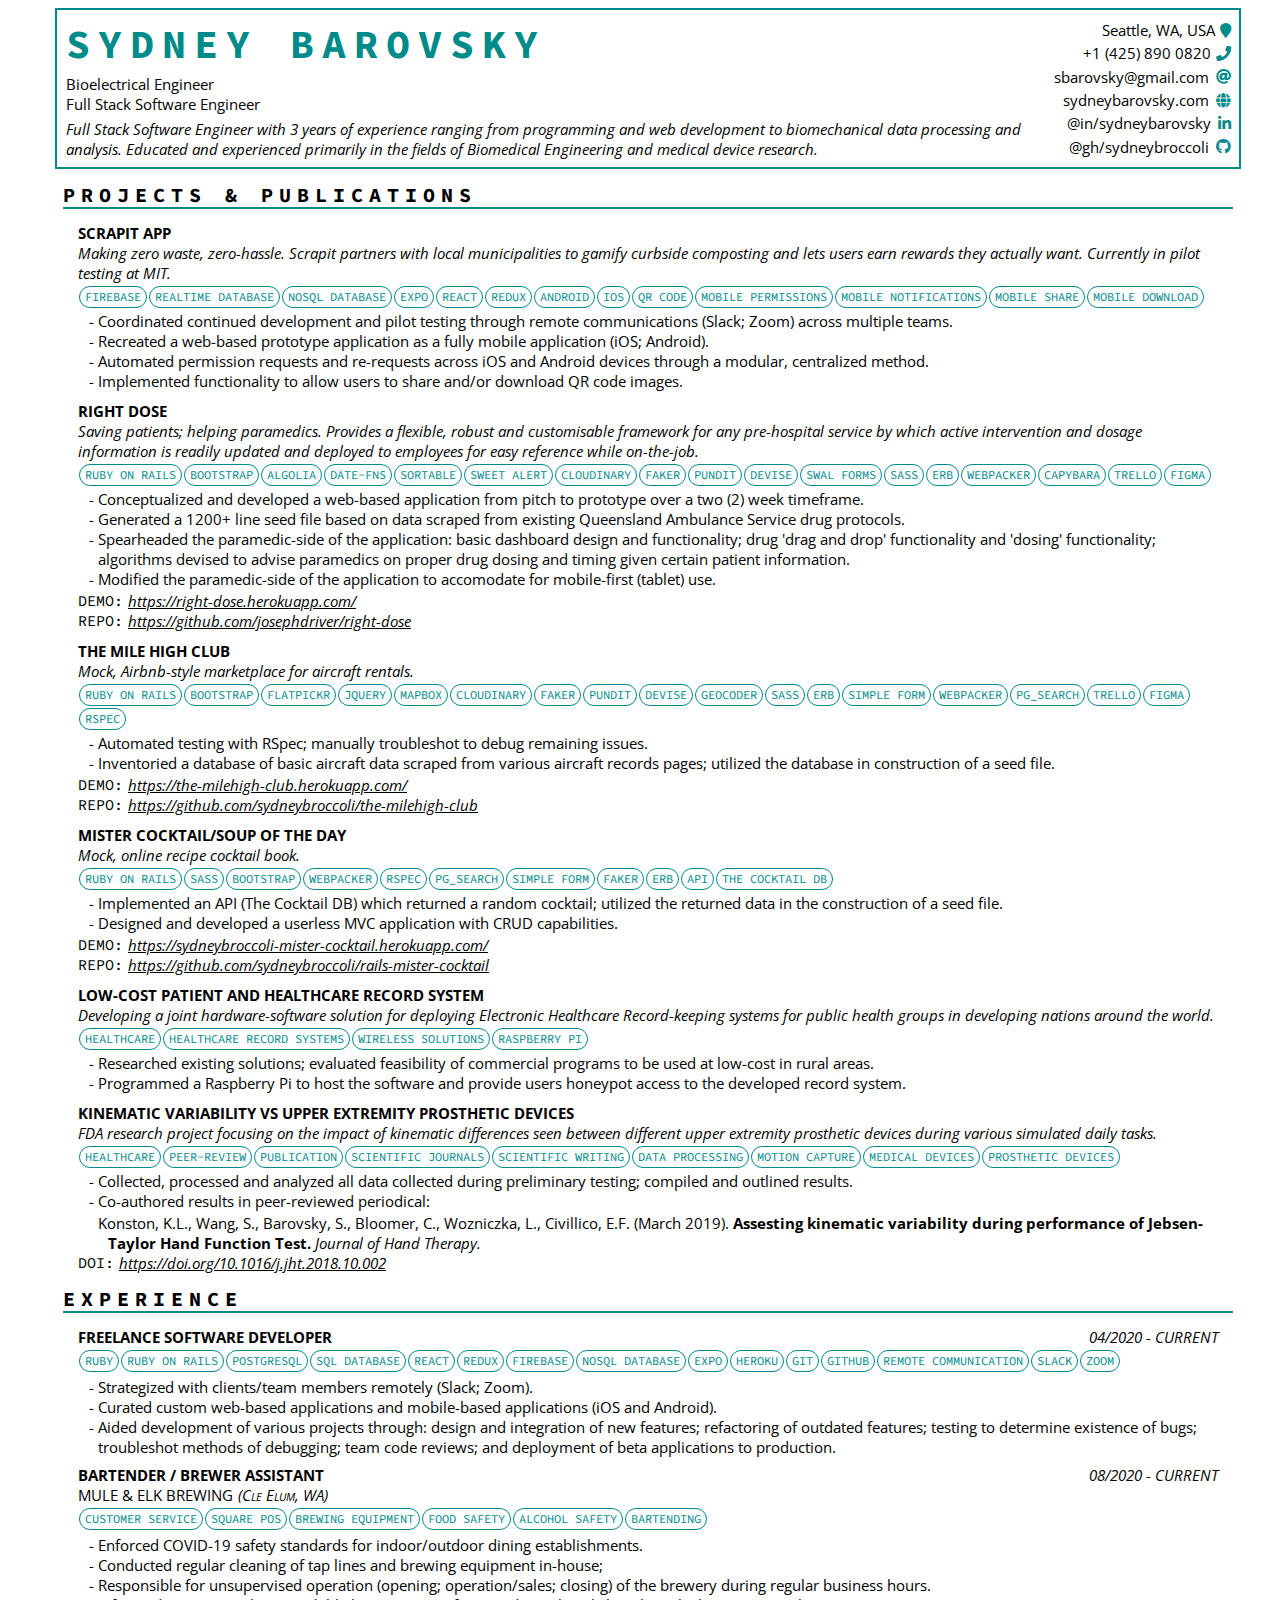
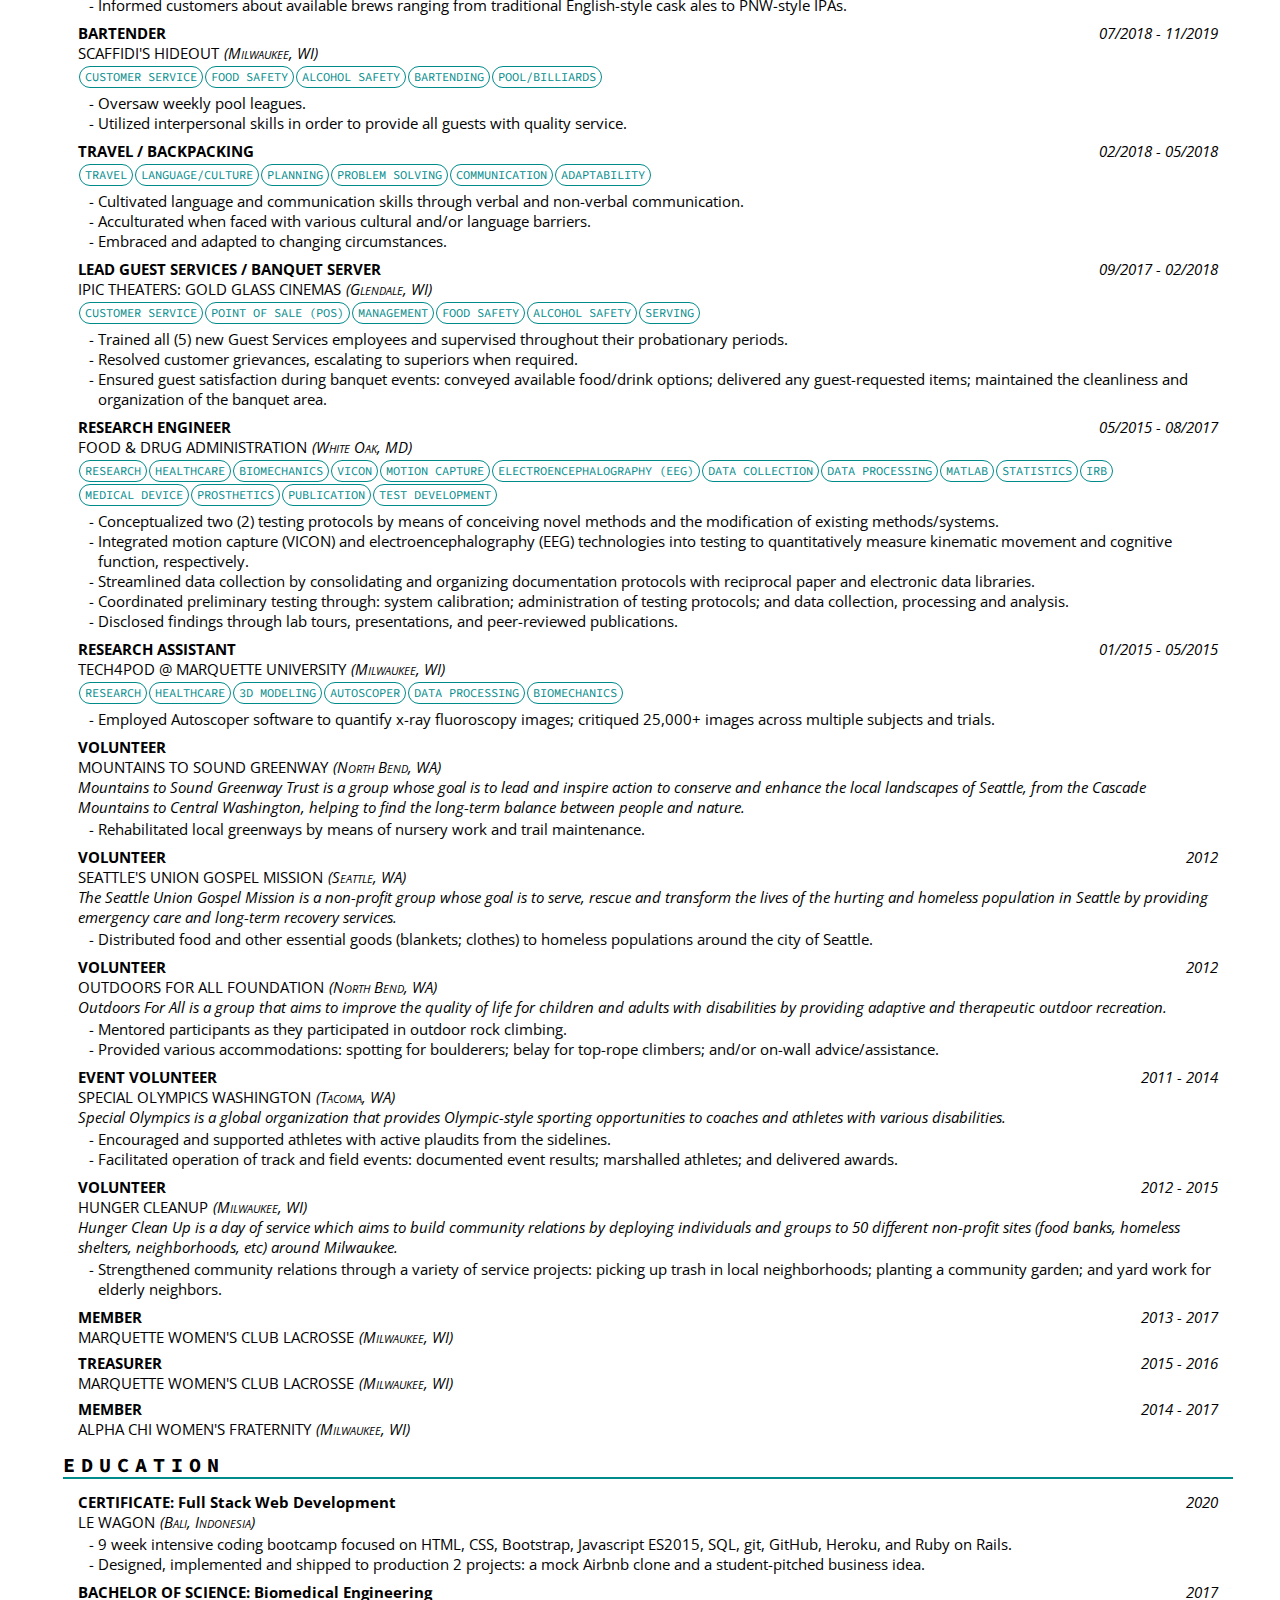
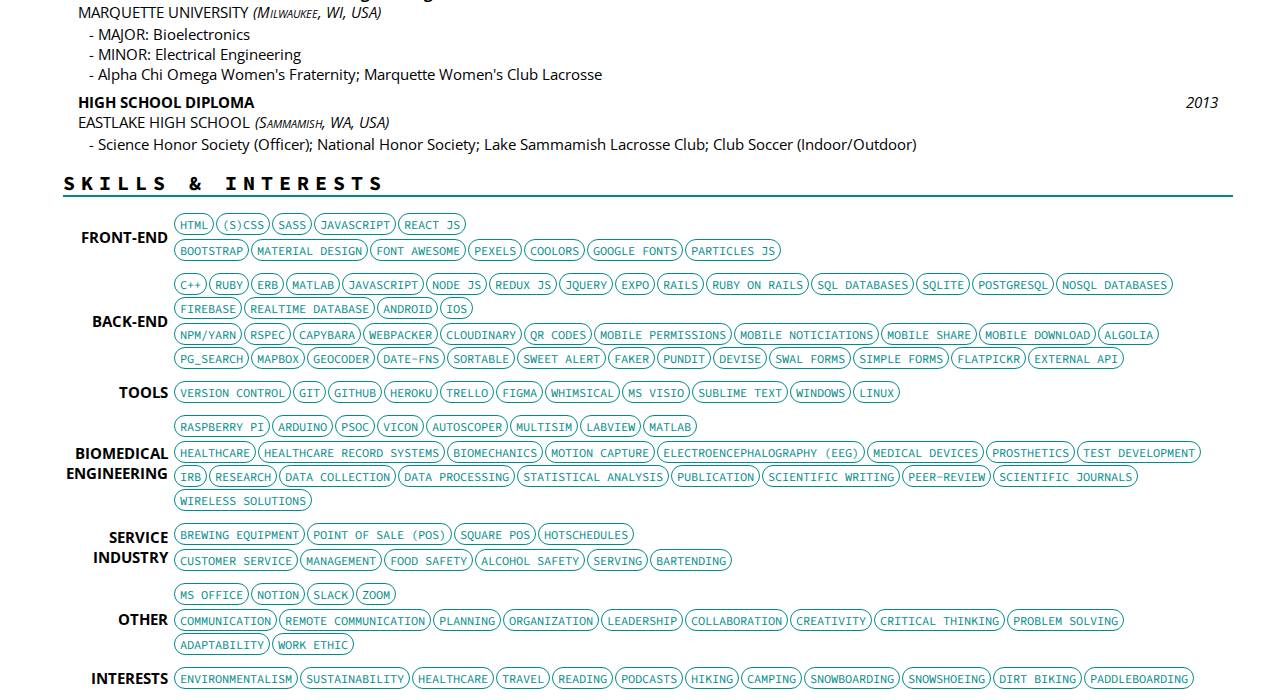
<file: index.html>
<html><head><meta charset="utf-8"/><title>SYDNEY BAROVSKY RESUME (FULL)</title><link rel="stylesheet" href="./style.css"/><link rel="stylesheet" href="https://use.fontawesome.com/releases/v5.0.10/css/all.css"/></head><body><div class="header container item" id="resume-header"><h1 class="header-item" id="header-name">SYDNEY BAROVSKY</h1><ul class="header-item" id="header-headline"><li class="">Bioelectrical Engineer</li><li class="">Full Stack Software Engineer</li></ul><p class="header-item" id="header-about">Full Stack Software Engineer with 3 years of experience ranging from programming and web development to biomechanical data processing and analysis.  Educated and experienced primarily in the fields of Biomedical Engineering and medical device research.</p><ul class="header-item" id="header-contact"><li class="contact-item" id="contact-location"><span class="contact-item-text">Seattle, WA, USA</span><span class="contact-item-icon"><i class='fas fa-map-marker'></i></span></li><li class="contact-item" id="contact-phone"><span class="contact-item-text">+1 (425) 890 0820</span><span class="contact-item-icon"><i class='fas fa-phone'></i></span></li><li class="contact-item" id="contact-email"><span class="contact-item-text"><a class="link" href="mailto:sbarovsky@gmail.com">sbarovsky@gmail.com</a></span><span class="contact-item-icon"><i class='fas fa-at'></i></span></li><li class="contact-item" id="contact-webpage"><span class="contact-item-text"><a class="link" href="https://sydneybarovsky.com">sydneybarovsky.com</a></span><span class="contact-item-icon"><i class='fas fa-globe'></i></span></li><li class="contact-item" id="contact-linkedin"><span class="contact-item-text"><a class="link" href="https://linkedin.com/in/sydneybarovsky">@in/sydneybarovsky</a></span><span class="contact-item-icon"><i class='fab fa-linkedin-in'></i></span></li><li class="contact-item" id="contact-github"><span class="contact-item-text"><a class="link" href="https://github.com/sydneybroccoli">@gh/sydneybroccoli</a></span><span class="contact-item-icon"><i class='fab fa-github'></i></span></li></ul></div><div class="content container" id="resume-content"><div class="resume-content" id="projects"><h1 class="section-header">PROJECTS & PUBLICATIONS</h1><div class="port-item project item"><p class="port-title">Scrapit App</p><p class="port-about">Making zero waste, zero-hassle.  Scrapit partners with local municipalities to gamify curbside composting and lets users earn rewards they actually want.
Currently in pilot testing at MIT.</p><ul class="port-skills bubble-list"><li class="port-skill">Firebase</li><li class="port-skill">Realtime Database</li><li class="port-skill">NoSQL Database</li><li class="port-skill">Expo</li><li class="port-skill">React</li><li class="port-skill">Redux</li><li class="port-skill">Android</li><li class="port-skill">iOS</li><li class="port-skill">QR Code</li><li class="port-skill">Mobile Permissions</li><li class="port-skill">Mobile Notifications</li><li class="port-skill">Mobile Share</li><li class="port-skill">Mobile Download</li></ul><ul class="port-duties bullet-list"><li class="port-duty">Coordinated continued development and pilot testing through remote communications (Slack; Zoom) across multiple teams.</li><li class="port-duty">Recreated a web-based prototype application as a fully mobile application (iOS; Android).</li><li class="port-duty">Automated permission requests and re-requests across iOS and Android devices through a modular, centralized method.</li><li class="port-duty">Implemented functionality to allow users to share and/or download QR code images.</li></ul></div><div class="port-item project item"><p class="port-title">Right Dose</p><p class="port-about">Saving patients; helping paramedics. Provides a flexible, robust and customisable framework for any pre-hospital service by which active intervention and dosage information is readily updated and deployed to employees for easy reference while on-the-job.</p><ul class="port-skills bubble-list"><li class="port-skill">Ruby on Rails</li><li class="port-skill">Bootstrap</li><li class="port-skill">Algolia</li><li class="port-skill">Date-FNS</li><li class="port-skill">Sortable</li><li class="port-skill">Sweet Alert</li><li class="port-skill">Cloudinary</li><li class="port-skill">Faker</li><li class="port-skill">Pundit</li><li class="port-skill">Devise</li><li class="port-skill">SWAL Forms</li><li class="port-skill">SASS</li><li class="port-skill">ERB</li><li class="port-skill">Webpacker</li><li class="port-skill">Capybara</li><li class="port-skill">Trello</li><li class="port-skill">Figma</li></ul><ul class="port-duties bullet-list"><li class="port-duty">Conceptualized and developed a web-based application from pitch to prototype over a two (2) week timeframe.</li><li class="port-duty">Generated a 1200+ line seed file based on data scraped from existing Queensland Ambulance Service drug protocols.</li><li class="port-duty">Spearheaded the paramedic-side of the application: basic dashboard design and functionality; drug 'drag and drop' functionality and 'dosing' functionality; algorithms devised to advise paramedics on proper drug dosing and timing given certain patient information.</li><li class="port-duty">Modified the paramedic-side of the application to accomodate for mobile-first (tablet) use.</li></ul><ul class="port-links proj-links"><li class="port-link"><span class="port-link-text">DEMO:</span><span class="port-link-link"><a class="link" href="https://right-dose.herokuapp.com/">https://right-dose.herokuapp.com/</a></span></li><li class="port-link"><span class="port-link-text">REPO:</span><span class="port-link-link"><a class="link" href="https://github.com/josephdriver/right-dose">https://github.com/josephdriver/right-dose</a></span></li></ul></div><div class="port-item project item"><p class="port-title">The Mile High Club</p><p class="port-about">Mock, Airbnb-style marketplace for aircraft rentals.</p><ul class="port-skills bubble-list"><li class="port-skill">Ruby on Rails</li><li class="port-skill">Bootstrap</li><li class="port-skill">Flatpickr</li><li class="port-skill">jQuery</li><li class="port-skill">Mapbox</li><li class="port-skill">Cloudinary</li><li class="port-skill">Faker</li><li class="port-skill">Pundit</li><li class="port-skill">Devise</li><li class="port-skill">Geocoder</li><li class="port-skill">SASS</li><li class="port-skill">ERB</li><li class="port-skill">Simple Form</li><li class="port-skill">Webpacker</li><li class="port-skill">PG_Search</li><li class="port-skill">Trello</li><li class="port-skill">Figma</li><li class="port-skill">RSpec</li></ul><ul class="port-duties bullet-list"><li class="port-duty">Automated testing with RSpec; manually troubleshot to debug remaining issues.</li><li class="port-duty">Inventoried a database of basic aircraft data scraped from various aircraft records pages; utilized the database in construction of a seed file.</li></ul><ul class="port-links proj-links"><li class="port-link"><span class="port-link-text">DEMO:</span><span class="port-link-link"><a class="link" href="https://the-milehigh-club.herokuapp.com/">https://the-milehigh-club.herokuapp.com/</a></span></li><li class="port-link"><span class="port-link-text">REPO:</span><span class="port-link-link"><a class="link" href="https://github.com/sydneybroccoli/the-milehigh-club">https://github.com/sydneybroccoli/the-milehigh-club</a></span></li></ul></div><div class="port-item project item"><p class="port-title">Mister Cocktail/Soup of the Day</p><p class="port-about">Mock, online recipe cocktail book.</p><ul class="port-skills bubble-list"><li class="port-skill">Ruby on Rails</li><li class="port-skill">SASS</li><li class="port-skill">Bootstrap</li><li class="port-skill">Webpacker</li><li class="port-skill">RSpec</li><li class="port-skill">PG_Search</li><li class="port-skill">Simple Form</li><li class="port-skill">Faker</li><li class="port-skill">ERB</li><li class="port-skill">API</li><li class="port-skill">The Cocktail DB</li></ul><ul class="port-duties bullet-list"><li class="port-duty">Implemented an API (The Cocktail DB) which returned a random cocktail; utilized the returned data in the construction of a seed file.</li><li class="port-duty">Designed and developed a userless MVC application with CRUD capabilities.</li></ul><ul class="port-links proj-links"><li class="port-link"><span class="port-link-text">DEMO:</span><span class="port-link-link"><a class="link" href="https://sydneybroccoli-mister-cocktail.herokuapp.com/">https://sydneybroccoli-mister-cocktail.herokuapp.com/</a></span></li><li class="port-link"><span class="port-link-text">REPO:</span><span class="port-link-link"><a class="link" href="https://github.com/sydneybroccoli/rails-mister-cocktail">https://github.com/sydneybroccoli/rails-mister-cocktail</a></span></li></ul></div><div class="port-item project item"><p class="port-title">Low-Cost Patient and Healthcare Record System</p><p class="port-about">Developing a joint hardware-software solution for deploying Electronic Healthcare Record-keeping systems for public health groups in developing nations around the world.</p><ul class="port-skills bubble-list"><li class="port-skill">Healthcare</li><li class="port-skill">Healthcare Record Systems</li><li class="port-skill">Wireless Solutions</li><li class="port-skill">Raspberry Pi</li></ul><ul class="port-duties bullet-list"><li class="port-duty">Researched existing solutions; evaluated feasibility of commercial programs to be used at low-cost in rural areas.</li><li class="port-duty">Programmed a Raspberry Pi to host the software and provide users honeypot access to the developed record system.</li></ul></div><div class="port-item pub-item publication item"><p class="port-title">Kinematic Variability vs Upper Extremity Prosthetic Devices</p><p class="port-about">FDA research project focusing on the impact of kinematic differences seen between different upper extremity prosthetic devices during various simulated daily tasks.</p><ul class="port-skills bubble-list"><li class="port-skill">Healthcare</li><li class="port-skill">Peer-Review</li><li class="port-skill">Publication</li><li class="port-skill">Scientific Journals</li><li class="port-skill">Scientific Writing</li><li class="port-skill">Data Processing</li><li class="port-skill">Motion Capture</li><li class="port-skill">Medical Devices</li><li class="port-skill">Prosthetic Devices</li></ul><ul class="port-duties bullet-list"><li class="port-duty">Collected, processed and analyzed all data collected during preliminary testing; compiled and outlined results.</li><li class="port-duty">Co-authored results in peer-reviewed periodical:</li></ul><div class="port-citation"><span class="citation-authors">Konston, K.L., Wang, S., Barovsky, S., Bloomer, C., Wozniczka, L., Civillico, E.F. </span><span class="citation-date">(March 2019). </span><span class="citation-title">Assesting kinematic variability during performance of Jebsen-Taylor Hand Function Test. </span><span class="citation-publisher">Journal of Hand Therapy.</span></div><div class="port-link"><ul class="port-links"><li class="port-link"><span class="port-link-text">DOI:</span><span class="port-link-link"><a class="link" href="https://doi.org/10.1016/j.jht.2018.10.002">https://doi.org/10.1016/j.jht.2018.10.002</a></span></li></ul></div></div></div><div class="resume-content" id="experience"><h1 class="section-header">EXPERIENCE</h1><div class="exp-item professional item"><p class="exp-title">Freelance Software Developer</p><p class="exp-date_range">04/2020 - CURRENT</p><ul class="exp-skills bubble-list"><li class="exp-skill">Ruby</li><li class="exp-skill">Ruby on Rails</li><li class="exp-skill">PostgreSQL</li><li class="exp-skill">SQL Database</li><li class="exp-skill">React</li><li class="exp-skill">Redux</li><li class="exp-skill">Firebase</li><li class="exp-skill">NoSQL Database</li><li class="exp-skill">Expo</li><li class="exp-skill">Heroku</li><li class="exp-skill">git</li><li class="exp-skill">GitHub</li><li class="exp-skill">Remote Communication</li><li class="exp-skill">Slack</li><li class="exp-skill">Zoom</li></ul><ul class="exp-duties bullet-list"><li class="exp-duty">Strategized with clients/team members remotely (Slack; Zoom).</li><li class="exp-duty">Curated custom web-based applications and mobile-based applications (iOS and Android).</li><li class="exp-duty">Aided development of various projects through: design and integration of new features; refactoring of outdated features; testing to determine existence of bugs; troubleshot methods of debugging; team code reviews; and deployment of beta applications to production.</li></ul></div><div class="exp-item professional item"><p class="exp-title">Bartender / Brewer Assistant</p><p class="exp-company">Mule & Elk Brewing</p><p class="exp-location">(Cle Elum, WA)</p><p class="exp-date_range">08/2020 - CURRENT</p><ul class="exp-skills bubble-list"><li class="exp-skill">Customer Service</li><li class="exp-skill">Square POS</li><li class="exp-skill">Brewing Equipment</li><li class="exp-skill">Food Safety</li><li class="exp-skill">Alcohol Safety</li><li class="exp-skill">Bartending</li></ul><ul class="exp-duties bullet-list"><li class="exp-duty">Enforced COVID-19 safety standards for indoor/outdoor dining establishments.</li><li class="exp-duty">Conducted regular cleaning of tap lines and brewing equipment in-house;</li><li class="exp-duty">Responsible for unsupervised operation (opening; operation/sales; closing) of the brewery during regular business hours.</li><li class="exp-duty">Informed customers about available brews ranging from traditional English-style cask ales to PNW-style IPAs.</li></ul></div><div class="exp-item professional item"><p class="exp-title">Bartender</p><p class="exp-company">Scaffidi's Hideout</p><p class="exp-location">(Milwaukee, WI)</p><p class="exp-date_range">07/2018 - 11/2019</p><ul class="exp-skills bubble-list"><li class="exp-skill">Customer Service</li><li class="exp-skill">Food Safety</li><li class="exp-skill">Alcohol Safety</li><li class="exp-skill">Bartending</li><li class="exp-skill">Pool/Billiards</li></ul><ul class="exp-duties bullet-list"><li class="exp-duty">Oversaw weekly pool leagues.</li><li class="exp-duty">Utilized interpersonal skills in order to provide all guests with quality service.</li></ul></div><div class="exp-item professional item"><p class="exp-title">Travel / Backpacking</p><p class="exp-date_range">02/2018 - 05/2018</p><ul class="exp-skills bubble-list"><li class="exp-skill">Travel</li><li class="exp-skill">Language/Culture</li><li class="exp-skill">Planning</li><li class="exp-skill">Problem Solving</li><li class="exp-skill">Communication</li><li class="exp-skill">Adaptability</li></ul><ul class="exp-duties bullet-list"><li class="exp-duty">Cultivated language and communication skills through verbal and non-verbal communication.</li><li class="exp-duty">Acculturated when faced with various  cultural and/or language barriers.</li><li class="exp-duty">Embraced and adapted to changing circumstances.</li></ul></div><div class="exp-item professional item"><p class="exp-title">Lead Guest Services / Banquet Server</p><p class="exp-company">iPic Theaters: Gold Glass Cinemas</p><p class="exp-location">(Glendale, WI)</p><p class="exp-date_range">09/2017 - 02/2018</p><ul class="exp-skills bubble-list"><li class="exp-skill">Customer Service</li><li class="exp-skill">Point of Sale (POS)</li><li class="exp-skill">Management</li><li class="exp-skill">Food Safety</li><li class="exp-skill">Alcohol Safety</li><li class="exp-skill">Serving</li></ul><ul class="exp-duties bullet-list"><li class="exp-duty">Trained all (5) new Guest Services employees and supervised throughout their probationary periods.</li><li class="exp-duty">Resolved customer grievances, escalating to superiors when required.</li><li class="exp-duty">Ensured guest satisfaction during banquet events: conveyed available food/drink options; delivered any guest-requested items; maintained the cleanliness and organization of the banquet area.</li></ul></div><div class="exp-item professional item"><p class="exp-title">Research Engineer</p><p class="exp-company">Food & Drug Administration</p><p class="exp-location">(White Oak, MD)</p><p class="exp-date_range">05/2015 - 08/2017</p><ul class="exp-skills bubble-list"><li class="exp-skill">Research</li><li class="exp-skill">Healthcare</li><li class="exp-skill">Biomechanics</li><li class="exp-skill">VICON</li><li class="exp-skill">Motion Capture</li><li class="exp-skill">Electroencephalography (EEG)</li><li class="exp-skill">Data Collection</li><li class="exp-skill">Data Processing</li><li class="exp-skill">Matlab</li><li class="exp-skill">Statistics</li><li class="exp-skill">IRB</li><li class="exp-skill">Medical Device</li><li class="exp-skill">Prosthetics</li><li class="exp-skill">Publication</li><li class="exp-skill">Test Development</li></ul><ul class="exp-duties bullet-list"><li class="exp-duty">Conceptualized two (2) testing protocols by means of conceiving novel methods and the modification of existing methods/systems.</li><li class="exp-duty">Integrated motion capture (VICON) and electroencephalography (EEG) technologies into testing to quantitatively measure kinematic movement and cognitive function, respectively.</li><li class="exp-duty">Streamlined data collection by consolidating and organizing documentation protocols with reciprocal paper and electronic data libraries.</li><li class="exp-duty">Coordinated preliminary testing through: system calibration; administration of testing protocols; and data collection, processing and analysis.</li><li class="exp-duty">Disclosed findings through lab tours,  presentations, and peer-reviewed publications.</li></ul></div><div class="exp-item professional item"><p class="exp-title">Research Assistant</p><p class="exp-company">Tech4POD @ Marquette University</p><p class="exp-location">(Milwaukee, WI)</p><p class="exp-date_range">01/2015 - 05/2015</p><ul class="exp-skills bubble-list"><li class="exp-skill">Research</li><li class="exp-skill">Healthcare</li><li class="exp-skill">3D Modeling</li><li class="exp-skill">Autoscoper</li><li class="exp-skill">Data Processing</li><li class="exp-skill">Biomechanics</li></ul><ul class="exp-duties bullet-list"><li class="exp-duty">Employed Autoscoper software to quantify x-ray fluoroscopy images; critiqued 25,000+ images across multiple subjects and trials.</li></ul></div><div class="exp-item volunteer item"><p class="exp-title">Volunteer</p><p class="exp-organization">Mountains To Sound Greenway</p><p class="exp-location">(North Bend, WA)</p><p class="exp-date_range"></p><p class="exp-about">Mountains to Sound Greenway Trust is a group whose goal is to lead and inspire action to conserve and enhance the local landscapes of Seattle, from the Cascade Mountains to Central Washington, helping to find the long-term balance between people and nature.</p><ul class="exp-duties bullet-list"><li class="exp-duty">Rehabilitated local greenways by means of nursery work and trail maintenance.</li></ul></div><div class="exp-item volunteer item"><p class="exp-title">Volunteer</p><p class="exp-organization">Seattle's Union Gospel Mission</p><p class="exp-location">(Seattle, WA)</p><p class="exp-date_range">2012</p><p class="exp-about">The Seattle Union Gospel Mission is a non-profit group whose goal is to serve, rescue and transform the lives of the hurting and homeless population in Seattle by providing emergency care and long-term recovery services.</p><ul class="exp-duties bullet-list"><li class="exp-duty">Distributed food and other essential goods (blankets; clothes) to homeless populations around the city of Seattle.</li></ul></div><div class="exp-item volunteer item"><p class="exp-title">Volunteer</p><p class="exp-organization">Outdoors For All Foundation</p><p class="exp-location">(North Bend, WA)</p><p class="exp-date_range">2012</p><p class="exp-about">Outdoors For All is a group that aims to improve the quality of life for children and adults with disabilities by providing adaptive and therapeutic outdoor recreation.</p><ul class="exp-duties bullet-list"><li class="exp-duty">Mentored participants as they participated in outdoor rock climbing.</li><li class="exp-duty">Provided various accommodations: spotting for boulderers; belay for top-rope climbers; and/or on-wall advice/assistance.</li></ul></div><div class="exp-item volunteer item"><p class="exp-title">Event Volunteer</p><p class="exp-organization">Special Olympics Washington</p><p class="exp-location">(Tacoma, WA)</p><p class="exp-date_range">2011 - 2014</p><p class="exp-about">Special Olympics is a global organization that provides Olympic-style sporting opportunities to coaches and athletes with various disabilities.</p><ul class="exp-duties bullet-list"><li class="exp-duty">Encouraged and supported athletes with active plaudits from the sidelines.</li><li class="exp-duty">Facilitated operation of track and field events: documented event results; marshalled athletes; and delivered awards.</li></ul></div><div class="exp-item volunteer item"><p class="exp-title">Volunteer</p><p class="exp-organization">Hunger Cleanup</p><p class="exp-location">(Milwaukee, WI)</p><p class="exp-date_range">2012 - 2015</p><p class="exp-about">Hunger Clean Up is a day of service which aims to build community relations by deploying individuals and groups to 50 different non-profit sites (food banks, homeless shelters, neighborhoods, etc) around Milwaukee.</p><ul class="exp-duties bullet-list"><li class="exp-duty">Strengthened community relations through a variety of service projects: picking up trash in local neighborhoods; planting a community garden; and yard work for elderly neighbors.</li></ul></div><div class="exp-item organization item"><p class="exp-title">Member</p><p class="exp-date_range">2013 - 2017</p><p class="exp-organization">Marquette Women's Club Lacrosse</p><p class="exp-location">(Milwaukee, WI)</p></div><div class="exp-item organization item"><p class="exp-title">Treasurer</p><p class="exp-date_range">2015 - 2016</p><p class="exp-organization">Marquette Women's Club Lacrosse</p><p class="exp-location">(Milwaukee, WI)</p></div><div class="exp-item organization item"><p class="exp-title">Member</p><p class="exp-date_range">2014 - 2017</p><p class="exp-organization">Alpha Chi Women's Fraternity</p><p class="exp-location">(Milwaukee, WI)</p></div></div><div class="resume-content" id="education"><h1 class="section-header">EDUCATION</h1><div class="edu-item education item"><p class="edu-degree">CERTIFICATE: Full Stack Web Development</p><p class="edu-school">Le Wagon</p><p class="edu-location">(Bali, Indonesia)</p><p class="edu-grad_date">2020</p><div class="edu-content"><ul class="edu-content-items bullet-list"><li class="edu-duty">9 week intensive coding bootcamp focused on HTML, CSS, Bootstrap, Javascript ES2015, SQL, git, GitHub, Heroku, and Ruby on Rails.</li><li class="edu-duty">Designed, implemented and shipped to production 2 projects: a mock Airbnb clone and a student-pitched business idea.</li></ul></div></div><div class="edu-item education item"><p class="edu-degree">BACHELOR OF SCIENCE: Biomedical Engineering</p><p class="edu-school">Marquette University</p><p class="edu-location">(Milwaukee, WI, USA)</p><p class="edu-grad_date">2017</p><div class="edu-content"><ul class="edu-content-items bullet-list"><li class="edu-duty">MAJOR: Bioelectronics</li><li class="edu-duty">MINOR: Electrical Engineering</li><li class="edu-org">Alpha Chi Omega Women's Fraternity; Marquette Women's Club Lacrosse</li></ul></div></div><div class="edu-item education item"><p class="edu-degree">HIGH SCHOOL DIPLOMA</p><p class="edu-school">Eastlake High School</p><p class="edu-location">(Sammamish, WA, USA)</p><p class="edu-grad_date">2013</p><div class="edu-content"><ul class="edu-content-items bullet-list"><li class="edu-org">Science Honor Society (Officer); National Honor Society; Lake Sammamish Lacrosse Club; Club Soccer (Indoor/Outdoor)</li></ul></div></div></div><div class="resume-content" id="skills_interests"><h1 class="section-header">SKILLS & INTERESTS</h1><div class="skin-content"><div class="skin-software skin-row item"><p class="skin-row-title">FRONT-END</p><div class="skin-row-items"><ul class="bubble-list"><li class="skin-row-item">HTML</li><li class="skin-row-item">(S)CSS</li><li class="skin-row-item">SASS</li><li class="skin-row-item">Javascript</li><li class="skin-row-item">React JS</li></ul><ul class="bubble-list"><li class="skin-row-item">Bootstrap</li><li class="skin-row-item">Material Design</li><li class="skin-row-item">Font Awesome</li><li class="skin-row-item">Pexels</li><li class="skin-row-item">Coolors</li><li class="skin-row-item">Google Fonts</li><li class="skin-row-item">particles JS</li></ul></div></div><div class="skin-software skin-row item"><p class="skin-row-title">BACK-END</p><div class="skin-row-items"><ul class="bubble-list"><li class="skin-row-item">C++</li><li class="skin-row-item">Ruby</li><li class="skin-row-item">ERB</li><li class="skin-row-item">MATLAB</li><li class="skin-row-item">Javascript</li><li class="skin-row-item">Node JS</li><li class="skin-row-item">Redux JS</li><li class="skin-row-item">jQuery</li><li class="skin-row-item">Expo</li><li class="skin-row-item">Rails</li><li class="skin-row-item">Ruby on Rails</li><li class="skin-row-item">SQL Databases</li><li class="skin-row-item">SQLite</li><li class="skin-row-item">PostgreSQL</li><li class="skin-row-item">NoSQL Databases</li><li class="skin-row-item">Firebase</li><li class="skin-row-item">Realtime Database</li><li class="skin-row-item">Android</li><li class="skin-row-item">iOS</li></ul><ul class="bubble-list"><li class="skin-row-item">npm/yarn</li><li class="skin-row-item">RSpec</li><li class="skin-row-item">Capybara</li><li class="skin-row-item">Webpacker</li><li class="skin-row-item">Cloudinary</li><li class="skin-row-item">QR Codes</li><li class="skin-row-item">Mobile Permissions</li><li class="skin-row-item">Mobile Noticiations</li><li class="skin-row-item">Mobile Share</li><li class="skin-row-item">Mobile Download</li><li class="skin-row-item">Algolia</li><li class="skin-row-item">PG_Search</li><li class="skin-row-item">Mapbox</li><li class="skin-row-item">Geocoder</li><li class="skin-row-item">Date-FNS</li><li class="skin-row-item">Sortable</li><li class="skin-row-item">Sweet Alert</li><li class="skin-row-item">Faker</li><li class="skin-row-item">Pundit</li><li class="skin-row-item">Devise</li><li class="skin-row-item">SWAL Forms</li><li class="skin-row-item">Simple Forms</li><li class="skin-row-item">Flatpickr</li><li class="skin-row-item">External API</li></ul></div></div><div class="skin-software skin-row item"><p class="skin-row-title">TOOLS</p><div class="skin-row-items"><ul class="bubble-list"><li class="skin-row-item">Version Control</li><li class="skin-row-item">git</li><li class="skin-row-item">GitHub</li><li class="skin-row-item">Heroku</li><li class="skin-row-item">Trello</li><li class="skin-row-item">Figma</li><li class="skin-row-item">Whimsical</li><li class="skin-row-item">MS Visio</li><li class="skin-row-item">Sublime Text</li><li class="skin-row-item">Windows</li><li class="skin-row-item">Linux</li></ul></div></div><div class="skin-biomedical skin-row item"><p class="skin-row-title">BIOMEDICAL ENGINEERING</p><div class="skin-row-items"><ul class="bubble-list"><li class="skin-row-item">Raspberry Pi</li><li class="skin-row-item">Arduino</li><li class="skin-row-item">PSoC</li><li class="skin-row-item">Vicon</li><li class="skin-row-item">Autoscoper</li><li class="skin-row-item">Multisim</li><li class="skin-row-item">LabView</li><li class="skin-row-item">MATLAB</li></ul><ul class="bubble-list"><li class="skin-row-item">Healthcare</li><li class="skin-row-item">Healthcare Record Systems</li><li class="skin-row-item">Biomechanics</li><li class="skin-row-item">Motion Capture</li><li class="skin-row-item">Electroencephalography (EEG)</li><li class="skin-row-item">Medical Devices</li><li class="skin-row-item">Prosthetics</li><li class="skin-row-item">Test Development</li><li class="skin-row-item">IRB</li><li class="skin-row-item">Research</li><li class="skin-row-item">Data Collection</li><li class="skin-row-item">Data Processing</li><li class="skin-row-item">Statistical Analysis</li><li class="skin-row-item">Publication</li><li class="skin-row-item">Scientific Writing</li><li class="skin-row-item">Peer-Review</li><li class="skin-row-item">Scientific Journals</li><li class="skin-row-item">Wireless Solutions</li></ul></div></div><div class="skin-service skin-row item"><p class="skin-row-title">SERVICE INDUSTRY</p><div class="skin-row-items"><ul class="bubble-list"><li class="skin-row-item">Brewing Equipment</li><li class="skin-row-item">Point of Sale (POS)</li><li class="skin-row-item">Square POS</li><li class="skin-row-item">HotSchedules</li></ul><ul class="bubble-list"><li class="skin-row-item">Customer Service</li><li class="skin-row-item">Management</li><li class="skin-row-item">Food Safety</li><li class="skin-row-item">Alcohol Safety</li><li class="skin-row-item">Serving</li><li class="skin-row-item">Bartending</li></ul></div></div><div class="skin-general skin-row item"><p class="skin-row-title">OTHER</p><div class="skin-row-items"><ul class="bubble-list"><li class="skin-row-item">MS Office</li><li class="skin-row-item">Notion</li><li class="skin-row-item">Slack</li><li class="skin-row-item">Zoom</li></ul><ul class="bubble-list"><li class="skin-row-item">Communication</li><li class="skin-row-item">Remote Communication</li><li class="skin-row-item">Planning</li><li class="skin-row-item">Organization</li><li class="skin-row-item">Leadership</li><li class="skin-row-item">Collaboration</li><li class="skin-row-item">Creativity</li><li class="skin-row-item">Critical Thinking</li><li class="skin-row-item">Problem Solving</li><li class="skin-row-item">Adaptability</li><li class="skin-row-item">Work Ethic</li></ul></div></div><div class="skin-general skin-row item"><p class="skin-row-title">INTERESTS</p><div class="skin-row-items"><ul class="bubble-list"><li class="skin-row-item">Environmentalism</li><li class="skin-row-item">Sustainability</li><li class="skin-row-item">Healthcare</li><li class="skin-row-item">Travel</li><li class="skin-row-item">Reading</li><li class="skin-row-item">Podcasts</li><li class="skin-row-item">Hiking</li><li class="skin-row-item">Camping</li><li class="skin-row-item">Snowboarding</li><li class="skin-row-item">Snowshoeing</li><li class="skin-row-item">Dirt Biking</li><li class="skin-row-item">Paddleboarding</li></ul></div></div></div></div></div></body></html>
</file>
<file: style.css>
@import url("https://fonts.googleapis.com/css2?family=Open+Sans&display=swap");
@import url("https://fonts.googleapis.com/css2?family=Source+Code+Pro&display=swap");
@import url("https://fonts.googleapis.com/css2?family=Open+Sans&display=swap");
@import url("https://fonts.googleapis.com/css2?family=Source+Code+Pro&display=swap");
@import url("https://fonts.googleapis.com/css2?family=Open+Sans&display=swap");
@import url("https://fonts.googleapis.com/css2?family=Source+Code+Pro&display=swap");
@import url("https://fonts.googleapis.com/css2?family=Open+Sans&display=swap");
@import url("https://fonts.googleapis.com/css2?family=Source+Code+Pro&display=swap");
@import url("https://fonts.googleapis.com/css2?family=Open+Sans&display=swap");
@import url("https://fonts.googleapis.com/css2?family=Source+Code+Pro&display=swap");
@import url("https://fonts.googleapis.com/css2?family=Open+Sans&display=swap");
@import url("https://fonts.googleapis.com/css2?family=Source+Code+Pro&display=swap");
body {
  width: 100vw;
  overflow-x: hidden;
  font-size: 15px;
  font-family: "Open Sans", sans-serif; }

header {
  display: none; }

.container {
  height: auto;
  padding: 0 15px;
  margin: 0 auto; }

@media (min-width: 768px) {
  .container {
    width: 750px; } }
@media (min-width: 992px) {
  .container {
    width: 970px; } }
@media (min-width: 1200px) {
  .container {
    width: 1170px; } }
.item {
  padding: 0 15px;
  margin: 0 auto;
  margin-top: 6px;
  margin-bottom: 6px; }

h1.section-header {
  width: auto;
  font-size: 20px;
  font-family: "Source Code Pro", monospace;
  letter-spacing: 6px;
  border-bottom: 2px solid #008B8B; }

ul.bullet-list {
  list-style-position: outside;
  list-style-type: '- ';
  margin: 2px 0;
  padding-left: 20px; }

ul.bubble-list {
  list-style-type: none;
  padding-left: 0;
  margin: 2px 0;
  display: flex;
  flex-wrap: wrap; }
  ul.bubble-list li {
    font-size: 12px;
    padding: 2.5px 5px;
    margin: 1px 1px;
    font-family: "Source Code Pro", monospace;
    text-transform: uppercase;
    color: #008B8B;
    border: 1px solid #008B8B;
    border-radius: 20px; }

a.link {
  color: black;
  text-decoration: none;
  padding: 2px; }
  a.link:hover {
    color: white;
    background-color: #008B8B;
    padding: 2px; }

.indent-left {
  padding-left: 20px; }

#education {
  width: 100%; }

.edu-item {
  display: grid;
  grid-template-columns: auto 1fr auto;
  grid-template-rows: auto auto auto;
  grid-template-areas: "degree degree year" "school location ." "content content content"; }
  .edu-item .edu-degree {
    font-weight: bold;
    grid-area: degree;
    margin: 0;
    padding: 0; }
  .edu-item .edu-grad_date {
    font-style: italic;
    grid-area: year;
    margin: 0;
    padding: 0; }
  .edu-item .edu-school {
    text-transform: uppercase;
    grid-area: school;
    margin: 0;
    padding: 0;
    margin-right: 5px; }
  .edu-item .edu-location {
    font-style: italic;
    font-variant: small-caps;
    grid-area: location;
    margin: 0;
    padding: 0; }
  .edu-item .edu-content {
    grid-area: content;
    margin: 0;
    padding: 0; }

.exp-title {
  font-weight: bold;
  text-transform: uppercase;
  margin: 0; }

.exp-company, .exp-organization {
  text-transform: uppercase;
  margin: 0;
  margin-right: 5px; }

.exp-location {
  font-variant: small-caps;
  font-style: italic;
  margin: 0; }

.exp-date_range {
  font-style: italic;
  margin: 0; }

.exp-about {
  font-style: italic;
  margin: 0; }

.exp-skills {
  margin: 0; }

.exp-duties {
  margin: 0; }

.professional {
  display: grid;
  grid-template-columns: auto 1fr auto;
  grid-template-rows: auto auto auto auto auto;
  grid-template-areas: "title title date" "company location location" "about about about" "skills skills skills" "duties duties duties"; }
  .professional .exp-title {
    grid-area: title; }
  .professional .exp-date_range {
    grid-area: date; }
  .professional .exp-company {
    grid-area: company; }
  .professional .exp-location {
    grid-area: location; }
  .professional .exp-skills {
    grid-area: skills; }
  .professional .exp-duties {
    grid-area: duties; }

.volunteer {
  display: grid;
  grid-template-columns: auto 1fr auto;
  grid-template-rows: auto auto auto auto;
  grid-template-areas: "title title date" "organization location location" "about about about" "duties duties duties"; }
  .volunteer .exp-title {
    grid-area: title; }
  .volunteer .exp-date_range {
    grid-area: date; }
  .volunteer .exp-organization {
    grid-area: organization; }
  .volunteer .exp-location {
    grid-area: location; }
  .volunteer .exp-about {
    grid-area: about; }
  .volunteer .exp-duties {
    grid-area: duties; }

.organization {
  display: grid;
  grid-template-columns: auto 1fr auto;
  grid-template-rows: auto auto;
  grid-template-areas: "title title date" "organization location location"; }
  .organization .exp-title {
    grid-area: title; }
  .organization .exp-date_range {
    grid-area: date; }
  .organization .exp-location {
    grid-area: location; }
  .organization .exp-organization {
    grid-area: organization; }

.header-item {
  margin: 2.5px; }

#resume-header {
  background: white;
  border: 2px solid #008B8B;
  display: grid;
  grid-template-rows: 1fr auto auto;
  grid-template-columns: 1fr auto;
  grid-template-areas: "name contact" "headline contact" "about contact"; }
  #resume-header #header-name {
    grid-area: name;
    align-self: stretch;
    justify-self: start; }
  #resume-header #header-headline {
    grid-area: headline;
    align-self: center;
    justify-self: start; }
  #resume-header #header-about {
    grid-area: about;
    align-self: center;
    justify-self: start; }
  #resume-header #header-contact {
    grid-area: contact;
    align-self: stretch;
    justify-self: end; }

#resume-header {
  margin: 0 auto;
  padding: 6px; }

#header-name {
  font-family: "Source Code Pro", monospace;
  font-size: 40px;
  letter-spacing: 8px;
  color: #008B8B; }

#header-headline {
  list-style-type: none;
  padding-left: 0; }

#header-about {
  font-style: italic; }

#header-contact {
  list-style-type: none;
  padding-left: 0;
  display: flex;
  flex-flow: column nowrap;
  justify-content: space-around; }
  #header-contact .contact-item {
    display: inline-flex;
    flex-flow: row nowrap;
    justify-content: flex-end;
    align-items: center;
    gap: 5px; }
  #header-contact .contact-item-icon {
    color: #008B8B; }

/*MEDIA QUERIES FOR PRINT STYLING*/
/*fixes for things that don't print the same way they are displayed on the screen*/
/*
     = 1.6px = 0.1em
     = 2  px = 0.15em
     = 4  px = 0.25em
 6pt =  8 px = 0.5 em
11pt = 15 px = 0.95em
12pt = 16 px = 1.0 em
14pt = 19 px = 1.2 em
24pt = 32 px = 2.0 em
*/
@media print {
  @page {
    size: auto;
    margin: 5mm 6mm 5mm 5mm; }
  p, span, ul {
    break-inside: avoid-page;
    page-break-inside: avoid-page; }

  .item * {
    break-inside: avoid-page;
    page-break-inside: avoid-page; }

  .section-header {
    break-after: avoid-page;
    page-break-after: avoid-page; }

  .port-citation {
    padding-left: 0; }

  .skin-row {
    break-inside: avoid-page;
    page-break-inside: avoid-page; } }
.port-item {
  margin: 10px 0; }

.port-title {
  font-weight: bold;
  text-transform: uppercase;
  margin: 0; }

.port-about {
  font-style: italic;
  margin: 0; }

.port-links {
  list-style-type: none;
  padding-left: 0;
  margin: 0;
  display: grid;
  grid-template-columns: auto 1fr;
  grid-gap: 0 3px; }
  .port-links li.port-link {
    display: contents; }
  .port-links span.port-link-text {
    font-family: "Source Code Pro", monospace;
    justify-self: end;
    align-self: center; }
  .port-links span.port-link-link {
    font-style: italic;
    text-decoration: underline;
    justify-self: start;
    align-self: center; }

.port-citation {
  padding-left: 30px;
  text-indent: -10px; }
  .port-citation .citation-title {
    font-weight: bold; }
  .port-citation .citation-publisher {
    font-style: italic; }

.skin-row {
  display: grid;
  grid-template-rows: repeat(auto-fill, auto);
  grid-template-columns: 90px 1fr;
  grid-gap: 6px 5px; }

.skin-row-title {
  font-style: "Source Code Pro", monospace;
  font-weight: bold;
  text-align: right;
  margin: 0;
  justify-self: end;
  align-self: center; }

.skin-row-items {
  margin: 0;
  justify-self: start;
  align-self: center; }

/*# sourceMappingURL=style.css.map */
</file>
